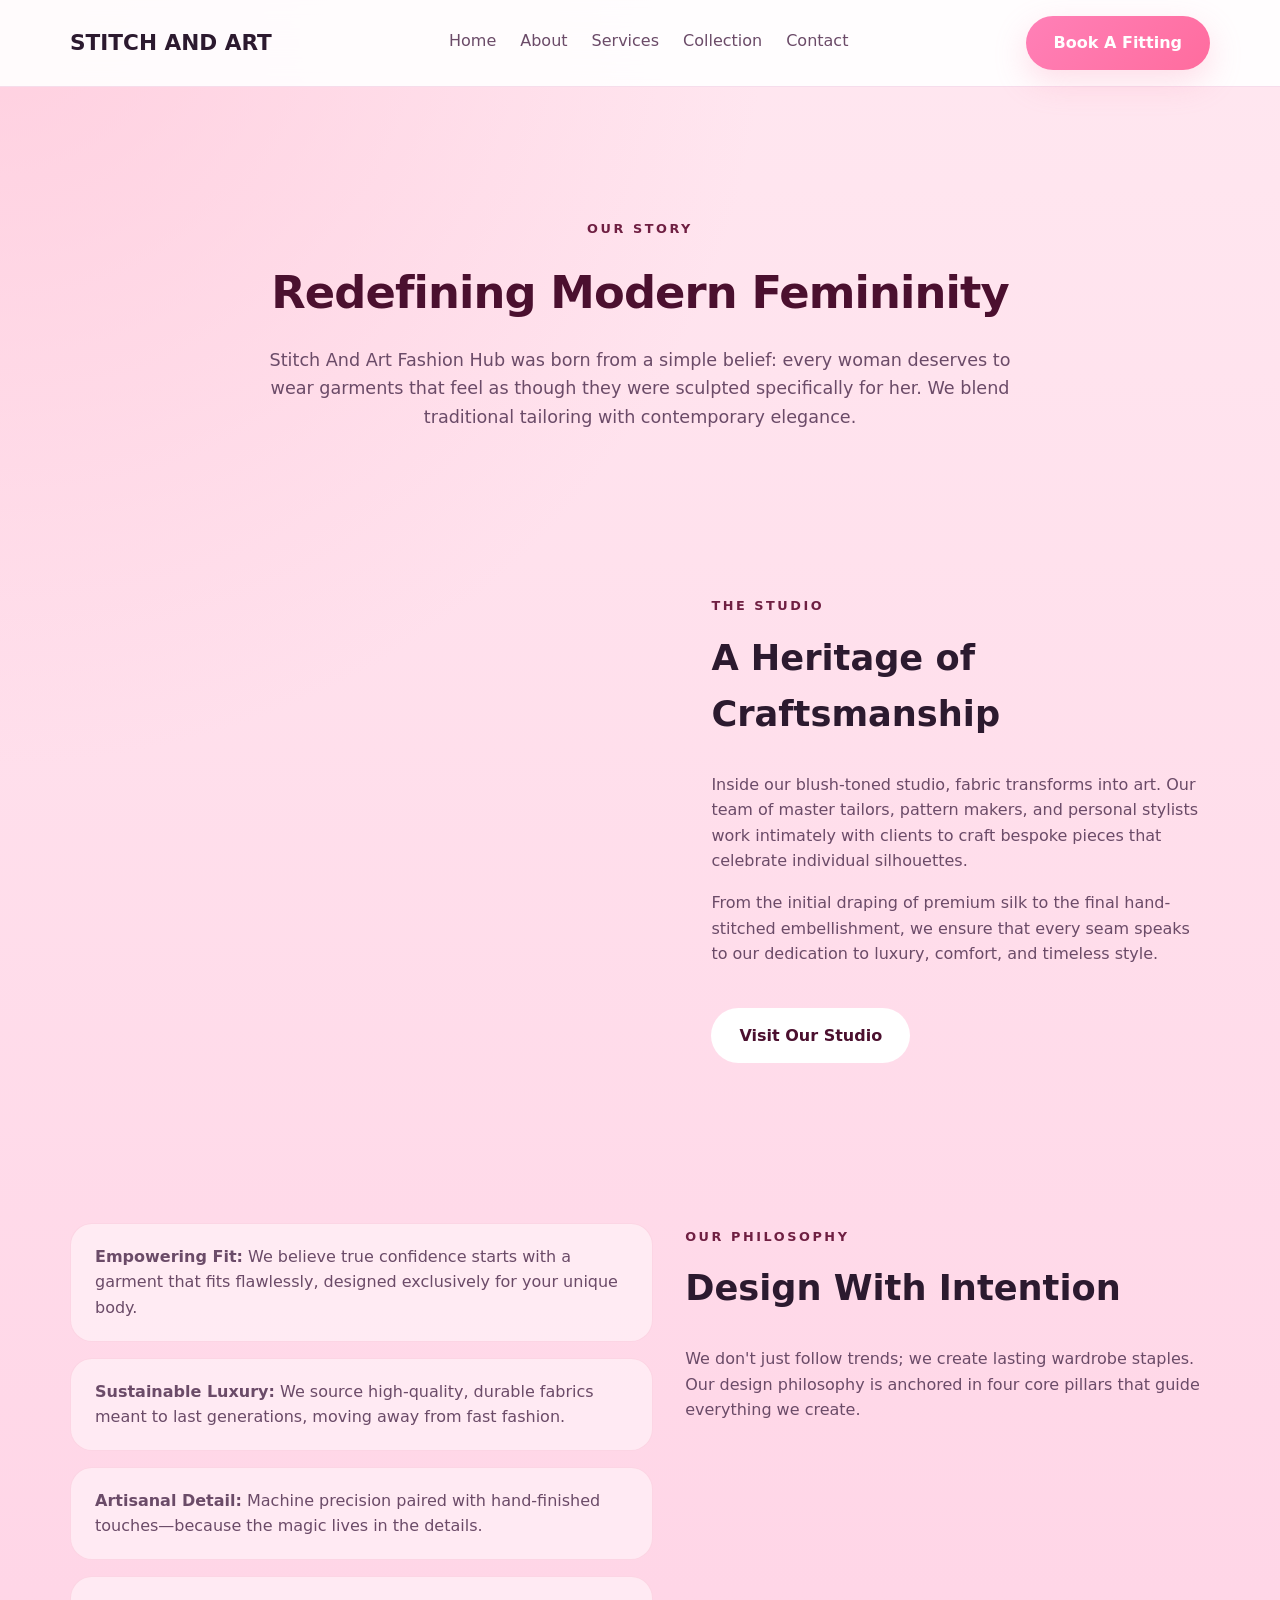
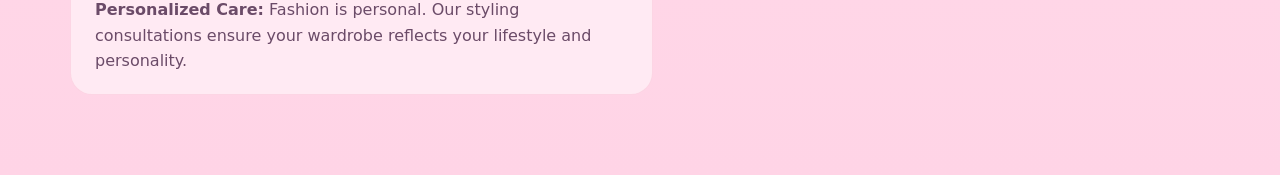
<file: about.html>
<!DOCTYPE html>
<html lang="en">
  <head>
    <meta charset="UTF-8" />
    <meta name="viewport" content="width=device-width, initial-scale=1.0" />
    <title>About Us | Stitch And Art Fashion Hub</title>
    <link rel="stylesheet" href="styles.css" />
  </head>
  <body>
    <header class="site-header">
      <div class="container header-inner">
        <a href="index.html" class="brand-logo">STITCH AND ART</a>
        <nav class="main-nav">
          <a href="index.html">Home</a>
          <a href="about.html" >About</a>
          <a href="./services.html">Services</a>
          <a href="./collection.html">Collection</a>
          <a href="#contact">Contact</a>
        </nav>
        <a href="#contact" class="btn btn-primary">Book A Fitting</a>
      </div>
    </header>

    <section class="section" style="padding-top: 8rem; padding-bottom: 4rem;">
      <div class="container section-heading" style="text-align: center; max-width: 48rem; margin: 0 auto;">
        <span class="section-label">Our Story</span>
        <h1 style="font-size: clamp(2.5rem, 3.5vw, 4rem); margin: 1rem 0; color: var(--accent-dark); letter-spacing: -0.02em;">
          Redefining Modern Femininity
        </h1>
        <p style="font-size: 1.1rem;">
          Stitch And Art Fashion Hub was born from a simple belief: every woman deserves to wear garments that feel as though they were sculpted specifically for her. We blend traditional tailoring with contemporary elegance.
        </p>
      </div>
    </section>

    <section class="section about">
      <div class="container section-grid">
        <div class="process-image" style="background-image: url('https://images.unsplash.com/photo-1558769132-cb1aea458c5e?auto=format&fit=crop&w=900&q=80');">
          </div>
        <div>
          <span class="section-label">The Studio</span>
          <h2>A Heritage of Craftsmanship</h2>
          <p>
            Inside our blush-toned studio, fabric transforms into art. Our team of master tailors, pattern makers, and personal stylists work intimately with clients to craft bespoke pieces that celebrate individual silhouettes. 
          </p>
          <p>
            From the initial draping of premium silk to the final hand-stitched embellishment, we ensure that every seam speaks to our dedication to luxury, comfort, and timeless style.
          </p>
          <br>
          <a href="#contact" class="btn btn-secondary">Visit Our Studio</a>
        </div>
      </div>
    </section>

    <section class="section values">
      <div class="container values-grid reverse">
        <div>
          <span class="section-label">Our Philosophy</span>
          <h2>Design With Intention</h2>
          <p>We don't just follow trends; we create lasting wardrobe staples. Our design philosophy is anchored in four core pillars that guide everything we create.</p>
        </div>
        <ul class="values-list">
          <li><strong>Empowering Fit:</strong> We believe true confidence starts with a garment that fits flawlessly, designed exclusively for your unique body.</li>
          <li><strong>Sustainable Luxury:</strong> We source high-quality, durable fabrics meant to last generations, moving away from fast fashion.</li>
          <li><strong>Artisanal Detail:</strong> Machine precision paired with hand-finished touches—because the magic lives in the details.</li>
          <li><strong>Personalized Care:</strong> Fashion is personal. Our styling consultations ensure your wardrobe reflects your lifestyle and personality.</li>
        </ul>
      </div>
    </section>
</file>
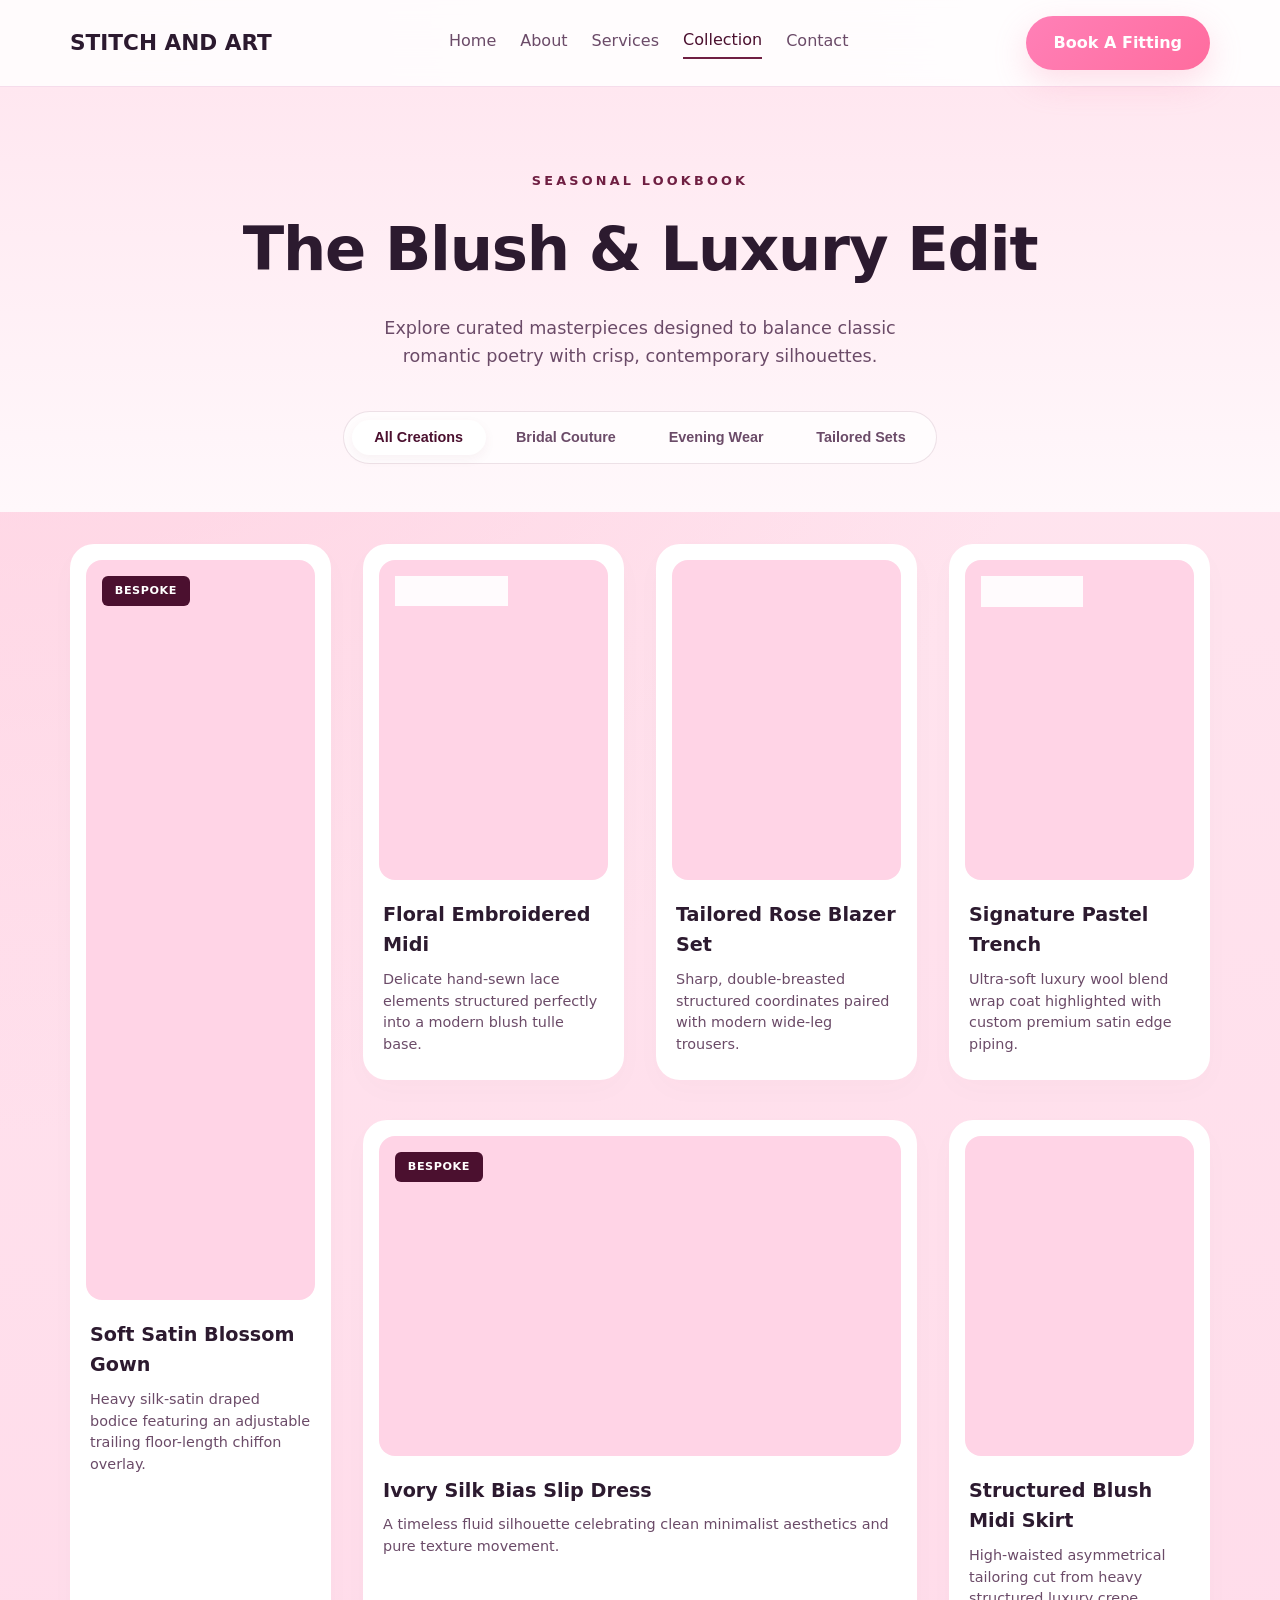
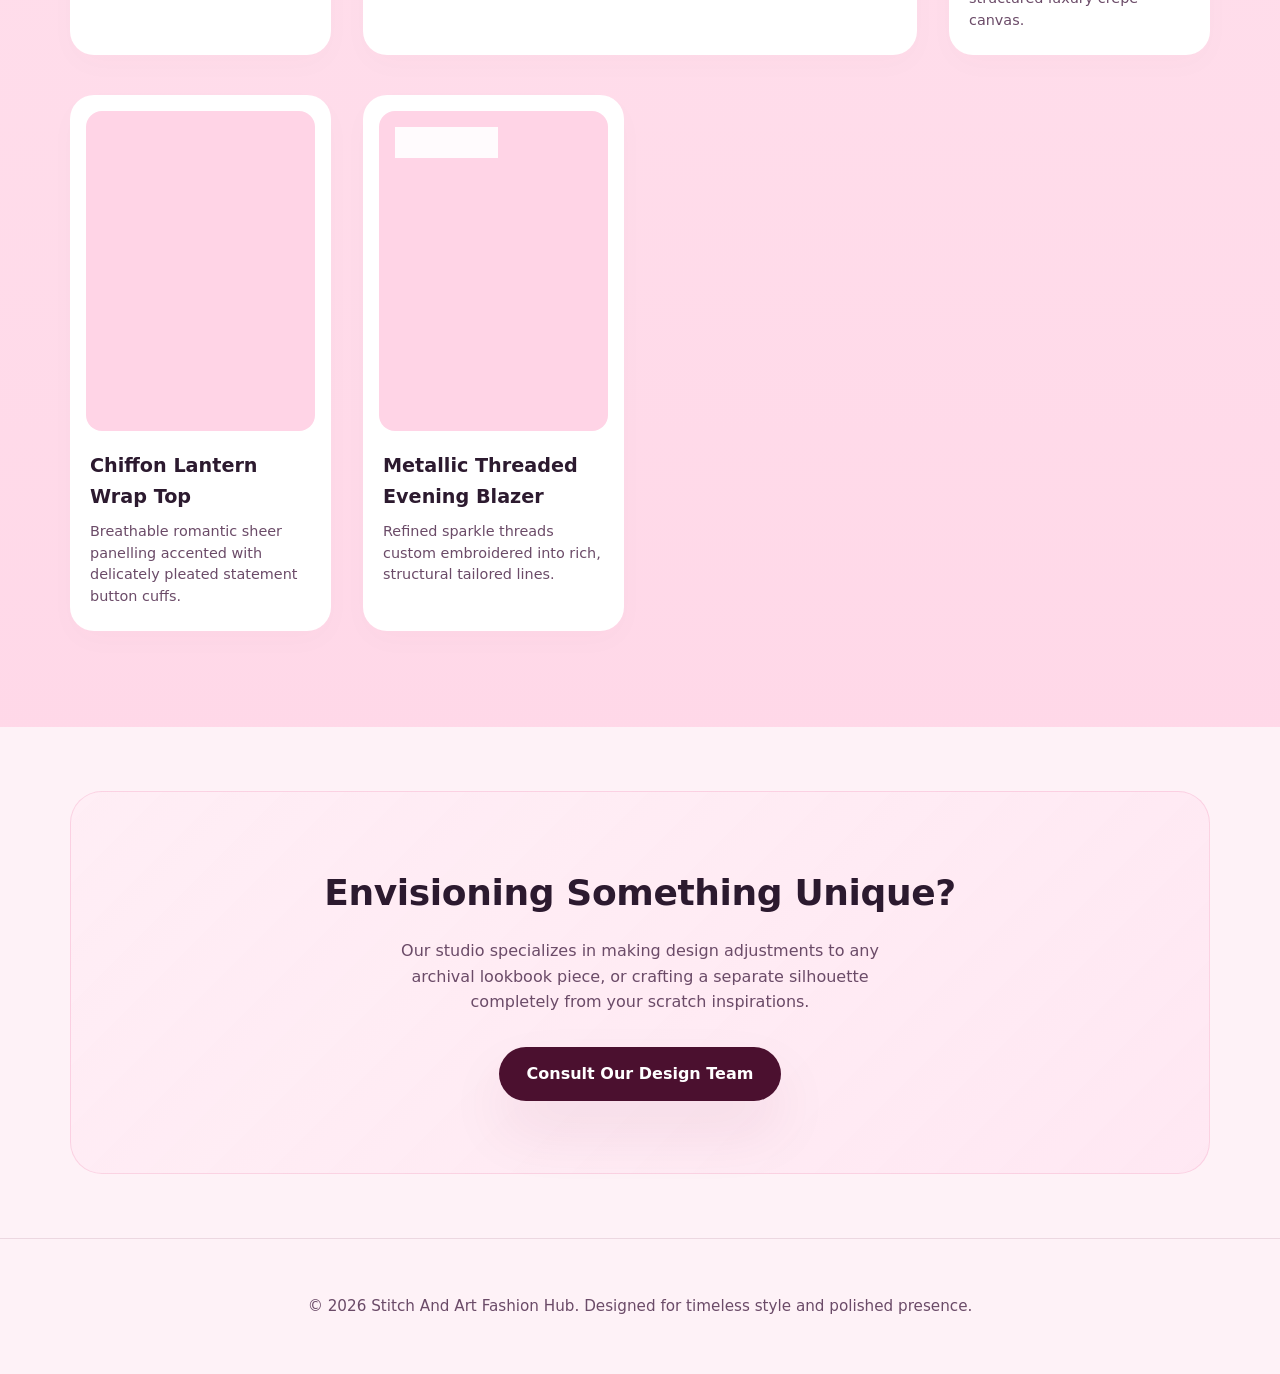
<file: collection.html>
<!DOCTYPE html>
<html lang="en">
  <head>
    <meta charset="UTF-8" />
    <meta name="viewport" content="width=device-width, initial-scale=1.0" />
    <title>The Lookbook Collection | Stitch And Art Fashion Hub</title>
    <link rel="stylesheet" href="styles.css" />
  </head>
  <body>
    <!-- Navigation Header -->
    <header class="site-header">
      <div class="container header-inner">
        <a href="./index.html" class="brand-logo">STITCH AND ART</a>
        <nav class="main-nav">
          <a href="./index.html">Home</a>
          <a href="./about.html">About</a>
          <a href="./services.html">Services</a>
          <a href="./collection.html" class="active">Collection</a>
          <a href="./index.html#contact">Contact</a>
        </nav>
        <a href="./services.html#contact-booking" class="btn btn-primary">Book A Fitting</a>
      </div>
    </header>

    <!-- Collection Hero Banner -->
    <section class="collection-hero">
      <div class="container hero-content">
        <span class="eyebrow">Seasonal Lookbook</span>
        <h1>The Blush & Luxury Edit</h1>
        <p>Explore curated masterpieces designed to balance classic romantic poetry with crisp, contemporary silhouettes.</p>
        
        <!-- Collection Quick Filter Bar -->
        <div class="filter-bar">
          <button class="filter-btn active">All Creations</button>
          <button class="filter-btn">Bridal Couture</button>
          <button class="filter-btn">Evening Wear</button>
          <button class="filter-btn">Tailored Sets</button>
        </div>
      </div>
    </section>

    <!-- Editorial Lookbook Grid Section -->
    <section class="lookbook-gallery">
      <div class="container">
        <div class="editorial-grid">
          
          <!-- Item 1: Large Feature Look -->
          <div class="collection-item item-tall">
            <div class="item-image img-gown-1">
              <span class="badge couture">Bespoke</span>
            </div>
            <div class="item-meta">
              <h3>Soft Satin Blossom Gown</h3>
              <p>Heavy silk-satin draped bodice featuring an adjustable trailing floor-length chiffon overlay.</p>
            </div>
          </div>

          <!-- Item 2 -->
          <div class="collection-item">
            <div class="item-image img-dress-1">
              <span class="badge premium">Limited Run</span>
            </div>
            <div class="item-meta">
              <h3>Floral Embroidered Midi</h3>
              <p>Delicate hand-sewn lace elements structured perfectly into a modern blush tulle base.</p>
            </div>
          </div>

          <!-- Item 3 -->
          <div class="collection-item">
            <div class="item-image img-suit-1"></div>
            <div class="item-meta">
              <h3>Tailored Rose Blazer Set</h3>
              <p>Sharp, double-breasted structured coordinates paired with modern wide-leg trousers.</p>
            </div>
          </div>

          <!-- Item 4 -->
          <div class="collection-item">
            <div class="item-image img-coat-1">
              <span class="badge premium">Signature</span>
            </div>
            <div class="item-meta">
              <h3>Signature Pastel Trench</h3>
              <p>Ultra-soft luxury wool blend wrap coat highlighted with custom premium satin edge piping.</p>
            </div>
          </div>

          <!-- Item 5: Wide Feature Look -->
          <div class="collection-item item-wide">
            <div class="item-image img-slip-1">
              <span class="badge couture">Bespoke</span>
            </div>
            <div class="item-meta">
              <h3>Ivory Silk Bias Slip Dress</h3>
              <p>A timeless fluid silhouette celebrating clean minimalist aesthetics and pure texture movement.</p>
            </div>
          </div>

          <!-- Item 6 -->
          <div class="collection-item">
            <div class="item-image img-skirt-1"></div>
            <div class="item-meta">
              <h3>Structured Blush Midi Skirt</h3>
              <p>High-waisted asymmetrical tailoring cut from heavy structured luxury crepe canvas.</p>
            </div>
          </div>

          <!-- Item 7 -->
          <div class="collection-item">
            <div class="item-image img-wrap-1"></div>
            <div class="item-meta">
              <h3>Chiffon Lantern Wrap Top</h3>
              <p>Breathable romantic sheer panelling accented with delicately pleated statement button cuffs.</p>
            </div>
          </div>

          <!-- Item 8 -->
          <div class="collection-item">
            <div class="item-image img-jacket-1">
              <span class="badge premium">Handmade</span>
            </div>
            <div class="item-meta">
              <h3>Metallic Threaded Evening Blazer</h3>
              <p>Refined sparkle threads custom embroidered into rich, structural tailored lines.</p>
            </div>
          </div>

        </div>
      </div>
    </section>

    <!-- CTA Section -->
    <section class="collection-cta">
      <div class="container cta-wrapper">
        <h2>Envisioning Something Unique?</h2>
        <p>Our studio specializes in making design adjustments to any archival lookbook piece, or crafting a separate silhouette completely from your scratch inspirations.</p>
        <a href="./services.html#contact-booking" class="btn btn-dark">Consult Our Design Team</a>
      </div>
    </section>

    <!-- Simple Footer Footer -->
    <footer class="site-footer">
      <div class="container">
        <p>© 2026 Stitch And Art Fashion Hub. Designed for timeless style and polished presence.</p>
      </div>
    </footer>
  </body>
</html>
</file>
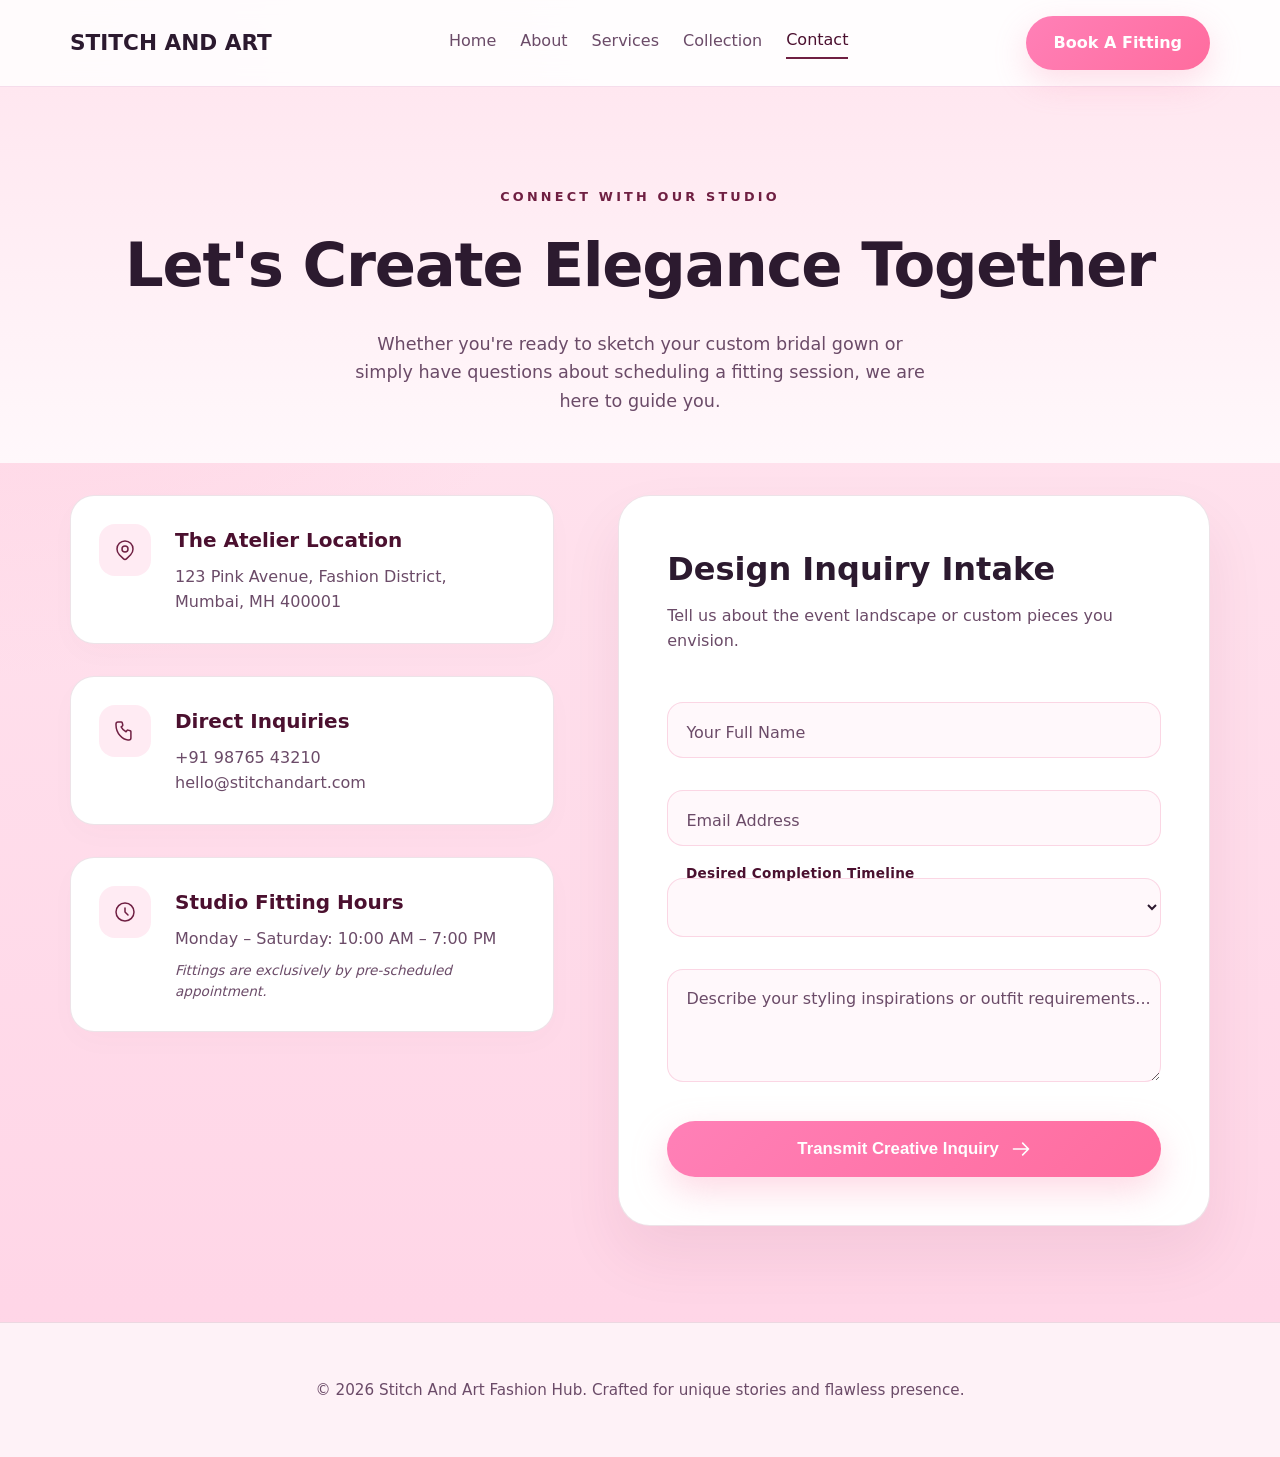
<file: contact.html>
<!DOCTYPE html>
<html lang="en">
  <head>
    <meta charset="UTF-8" />
    <meta name="viewport" content="width=device-width, initial-scale=1.0" />
    <title>Contact & Studio Booking | Stitch And Art Fashion Hub</title>
    <link rel="stylesheet" href="styles.css" />
  </head>
  <body>
    <!-- Main Header Navigation -->
    <header class="site-header">
      <div class="container header-inner">
        <a href="./index.html" class="brand-logo">STITCH AND ART</a>
        <nav class="main-nav">
          <a href="./index.html">Home</a>
          <a href="./about.html">About</a>
          <a href="./services.html">Services</a>
          <a href="./collection.html">Collection</a>
          <a href="./contact.html" class="active">Contact</a>
        </nav>
        <a href="#booking-form" class="btn btn-primary">Book A Fitting</a>
      </div>
    </header>

    <!-- Animated Contact Hero Section -->
    <section class="contact-hero animate-fade-in">
      <div class="container hero-content">
        <span class="eyebrow">Connect With Our Studio</span>
        <h1>Let's Create Elegance Together</h1>
        <p>Whether you're ready to sketch your custom bridal gown or simply have questions about scheduling a fitting session, we are here to guide you.</p>
      </div>
    </section>

    <!-- Interactive Contact Grid -->
    <section class="contact-wrapper">
      <div class="container contact-grid">
        
        <!-- Column 1: Studio Identity Info Cards -->
        <div class="info-sidebar animate-slide-up">
          <div class="info-card">
            <div class="icon-shape">
              <!-- Location Marker SVG -->
              <svg xmlns="http://www.w3.org/2000/svg" fill="none" viewBox="0 0 24 24" stroke="currentColor"><path stroke-linecap="round" stroke-linejoin="round" stroke-width="1.5" d="M17.657 16.657L13.414 20.9a1.998 1.998 0 01-2.827 0l-4.244-4.243a8 8 0 1111.314 0z"/><path stroke-linecap="round" stroke-linejoin="round" stroke-width="1.5" d="M15 11a3 3 0 11-6 0 3 3 0 016 0z"/></svg>
            </div>
            <div class="info-details">
              <h3>The Atelier Location</h3>
              <p>123 Pink Avenue, Fashion District,<br>Mumbai, MH 400001</p>
            </div>
          </div>

          <div class="info-card">
            <div class="icon-shape">
              <!-- Phone Receiver SVG -->
              <svg xmlns="http://www.w3.org/2000/svg" fill="none" viewBox="0 0 24 24" stroke="currentColor"><path stroke-linecap="round" stroke-linejoin="round" stroke-width="1.5" d="M3 5a2 2 0 012-2h3.28a1 1 0 01.94.725l.548 2.2a1 1 0 01-.321.988l-1.305.98a10.582 10.582 0 004.872 4.872l.98-1.305a1 1 0 01.988-.321l2.2.548a1 1 0 01.725.94V19a2 2 0 01-2 2h-1C9.716 21 3 14.284 3 6V5z"/></svg>
            </div>
            <div class="info-details">
              <h3>Direct Inquiries</h3>
              <p class="interactive-link">+91 98765 43210</p>
              <p class="interactive-link">hello@stitchandart.com</p>
            </div>
          </div>

          <div class="info-card">
            <div class="icon-shape">
              <!-- Clock Outline SVG -->
              <svg xmlns="http://www.w3.org/2000/svg" fill="none" viewBox="0 0 24 24" stroke="currentColor"><path stroke-linecap="round" stroke-linejoin="round" stroke-width="1.5" d="M12 8v4l3 3m6-3a9 9 0 11-18 0 9 9 0 0118 0z"/></svg>
            </div>
            <div class="info-details">
              <h3>Studio Fitting Hours</h3>
              <p>Monday – Saturday: 10:00 AM – 7:00 PM</p>
              <p class="note">Fittings are exclusively by pre-scheduled appointment.</p>
            </div>
          </div>
        </div>

        <!-- Column 2: Micro-Animated Form Block -->
        <div class="form-container animate-slide-up-delayed" id="booking-form">
          <form class="interactive-contact-form" onsubmit="event.preventDefault(); alert('Thank you! Your appointment query has been beautifully received.');">
            <h2>Design Inquiry Intake</h2>
            <p>Tell us about the event landscape or custom pieces you envision.</p>

            <div class="animated-input-group">
              <input type="text" id="name" placeholder=" " required />
              <label for="name">Your Full Name</label>
            </div>

            <div class="animated-input-group">
              <input type="email" id="email" placeholder=" " required />
              <label for="email">Email Address</label>
            </div>

            <div class="animated-input-group">
              <select id="timeline-urgency" required>
                <option value="" disabled selected hidden></option>
                <option value="immediate">Within 1 Month (Urgent Event)</option>
                <option value="mid">1 to 3 Months</option>
                <option value="relaxed">Greater than 3 Months</option>
              </select>
              <label for="timeline-urgency">Desired Completion Timeline</label>
            </div>

            <div class="animated-input-group">
              <textarea id="message" rows="4" placeholder=" " required></textarea>
              <label for="message">Describe your styling inspirations or outfit requirements...</label>
            </div>

            <button type="submit" class="btn btn-submit">
              <span>Transmit Creative Inquiry</span>
              <svg xmlns="http://www.w3.org/2000/svg" fill="none" viewBox="0 0 24 24" stroke="currentColor" class="arrow-icon"><path stroke-linecap="round" stroke-linejoin="round" stroke-width="2" d="M14 5l7 7m0 0l-7 7m7-7H3"/></svg>
            </button>
          </form>
        </div>

      </div>
    </section>

    <!-- Core Interactive Global Footer Area -->
    <footer class="site-footer">
      <div class="container footer-bottom">
        <p>© 2026 Stitch And Art Fashion Hub. Crafted for unique stories and flawless presence.</p>
      </div>
    </footer>
  </body>
</html>
</file>
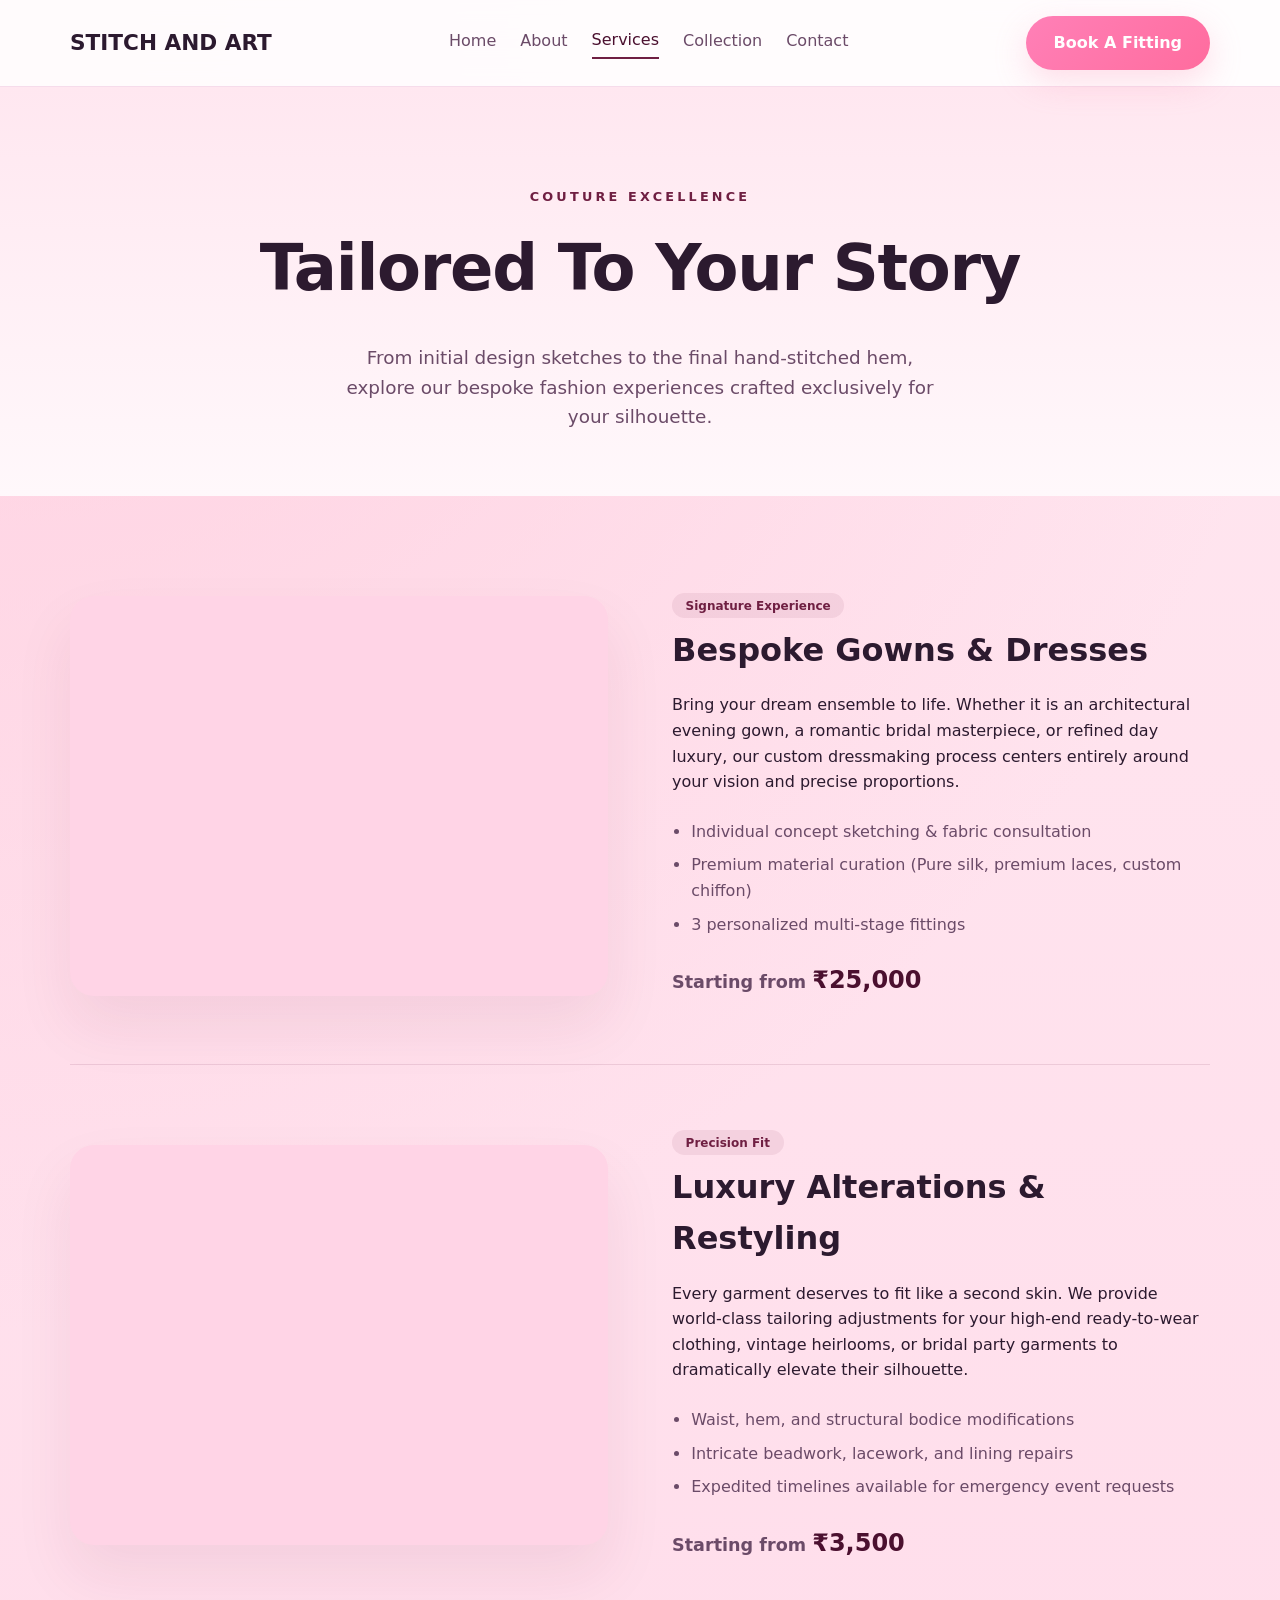
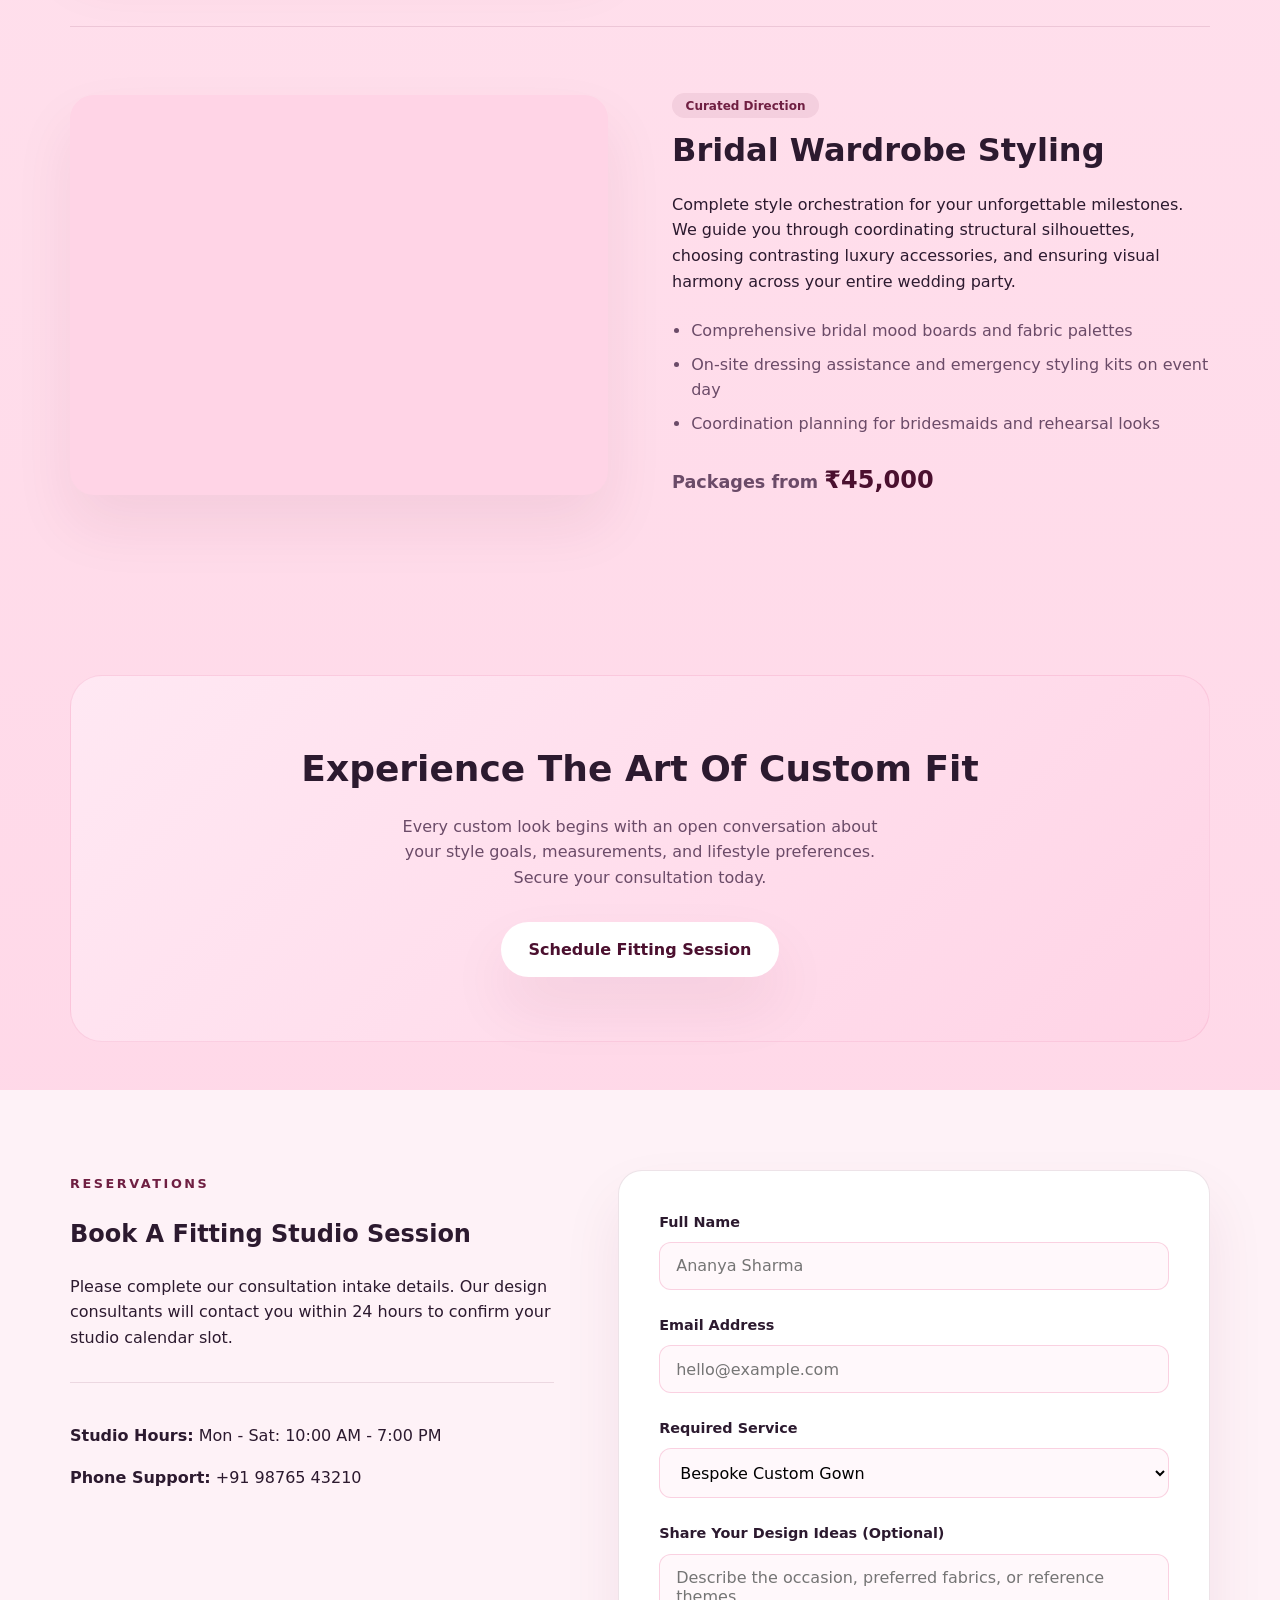
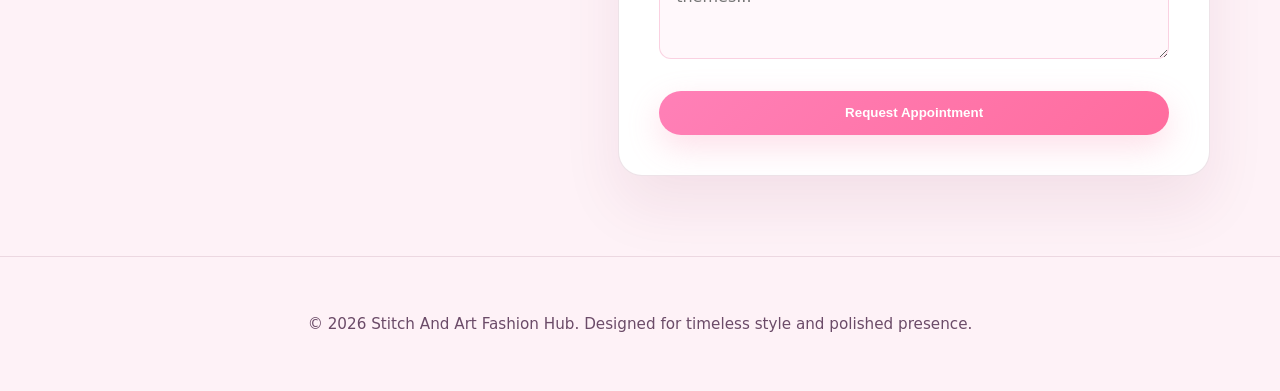
<file: services.html>
<!DOCTYPE html>
<html lang="en">
  <head>
    <meta charset="UTF-8" />
    <meta name="viewport" content="width=device-width, initial-scale=1.0" />
    <title>Our Services | Stitch And Art Fashion Hub</title>
    <link rel="stylesheet" href="styles.css" />
  </head>
  <body>
    <!-- Header Block -->
    <header class="site-header">
      <div class="container header-inner">
        <a href="./index.html" class="brand-logo">STITCH AND ART</a>
        <nav class="main-nav">
          <a href="./index.html">Home</a>
          <a href="./about.html">About</a>
          <a href="./services.html" class="active">Services</a>
          <a href="./index.html#collection">Collection</a>
          <a href="#contact-booking">Contact</a>
        </nav>
        <a href="#contact-booking" class="btn btn-primary">Book A Fitting</a>
      </div>
    </header>

    <!-- Services Hero Section -->
    <section class="services-hero">
      <div class="container hero-content">
        <span class="eyebrow">Couture Excellence</span>
        <h1>Tailored To Your Story</h1>
        <p>From initial design sketches to the final hand-stitched hem, explore our bespoke fashion experiences crafted exclusively for your silhouette.</p>
      </div>
    </section>

    <!-- Main Services Directory -->
    <section class="services-directory">
      <div class="container">
        
        <!-- Service Detail Tier 1 -->
        <div class="service-row">
          <div class="service-media">
            <div class="media-placeholder img-bespoke"></div>
          </div>
          <div class="service-info">
            <span class="service-tag">Signature Experience</span>
            <h2>Bespoke Gowns & Dresses</h2>
            <p>Bring your dream ensemble to life. Whether it is an architectural evening gown, a romantic bridal masterpiece, or refined day luxury, our custom dressmaking process centers entirely around your vision and precise proportions.</p>
            <ul class="spec-list">
              <li>Individual concept sketching & fabric consultation</li>
              <li>Premium material curation (Pure silk, premium laces, custom chiffon)</li>
              <li>3 personalized multi-stage fittings</li>
            </ul>
            <div class="pricing-tier">Starting from <span>₹25,000</span></div>
          </div>
        </div>

        <!-- Service Detail Tier 2 (Reversed Visual Order) -->
        <div class="service-row reverse">
          <div class="service-media">
            <div class="media-placeholder img-alterations"></div>
          </div>
          <div class="service-info">
            <span class="service-tag">Precision Fit</span>
            <h2>Luxury Alterations & Restyling</h2>
            <p>Every garment deserves to fit like a second skin. We provide world-class tailoring adjustments for your high-end ready-to-wear clothing, vintage heirlooms, or bridal party garments to dramatically elevate their silhouette.</p>
            <ul class="spec-list">
              <li>Waist, hem, and structural bodice modifications</li>
              <li>Intricate beadwork, lacework, and lining repairs</li>
              <li>Expedited timelines available for emergency event requests</li>
            </ul>
            <div class="pricing-tier">Starting from <span>₹3,500</span></div>
          </div>
        </div>

        <!-- Service Detail Tier 3 -->
        <div class="service-row">
          <div class="service-media">
            <div class="media-placeholder img-styling"></div>
          </div>
          <div class="service-info">
            <span class="service-tag">Curated Direction</span>
            <h2>Bridal Wardrobe Styling</h2>
            <p>Complete style orchestration for your unforgettable milestones. We guide you through coordinating structural silhouettes, choosing contrasting luxury accessories, and ensuring visual harmony across your entire wedding party.</p>
            <ul class="spec-list">
              <li>Comprehensive bridal mood boards and fabric palettes</li>
              <li>On-site dressing assistance and emergency styling kits on event day</li>
              <li>Coordination planning for bridesmaids and rehearsal looks</li>
            </ul>
            <div class="pricing-tier">Packages from <span>₹45,000</span></div>
          </div>
        </div>

      </div>
    </section>

    <!-- The Consultation Process Block -->
    <section class="process-banner">
      <div class="container banner-card">
        <h2>Experience The Art Of Custom Fit</h2>
        <p>Every custom look begins with an open conversation about your style goals, measurements, and lifestyle preferences. Secure your consultation today.</p>
        <div class="banner-actions">
          <a href="#contact-booking" class="btn btn-white">Schedule Fitting Session</a>
        </div>
      </div>
    </section>

    <!-- Booking / Contact Form Block -->
    <section class="booking-section" id="contact-booking">
      <div class="container booking-grid">
        <div class="booking-context">
          <span class="section-label">Reservations</span>
          <h2>Book A Fitting Studio Session</h2>
          <p>Please complete our consultation intake details. Our design consultants will contact you within 24 hours to confirm your studio calendar slot.</p>
          <div class="studio-notes">
            <p><strong>Studio Hours:</strong> Mon - Sat: 10:00 AM - 7:00 PM</p>
            <p><strong>Phone Support:</strong> +91 98765 43210</p>
          </div>
        </div>
        <form class="booking-form">
          <div class="form-group">
            <label for="client-name">Full Name</label>
            <input type="text" id="client-name" placeholder="Ananya Sharma" required />
          </div>
          <div class="form-group">
            <label for="client-email">Email Address</label>
            <input type="email" id="client-email" placeholder="hello@example.com" required />
          </div>
          <div class="form-group">
            <label for="service-type">Required Service</label>
            <select id="service-type">
              <option value="bespoke">Bespoke Custom Gown</option>
              <option value="alterations">Luxury Alterations</option>
              <option value="bridal">Bridal Styling Package</option>
              <option value="consultancy">Fashion Wardrobe Edits</option>
            </select>
          </div>
          <div class="form-group">
            <label for="notes">Share Your Design Ideas (Optional)</label>
            <textarea id="notes" rows="4" placeholder="Describe the occasion, preferred fabrics, or reference themes..."></textarea>
          </div>
          <button type="submit" class="btn btn-primary form-submit">Request Appointment</button>
        </form>
      </div>
    </section>

    <!-- Global Footer -->
    <footer class="site-footer">
      <div class="container footer-bottom">
        <p>© 2026 Stitch And Art Fashion Hub. Designed for timeless style and polished presence.</p>
      </div>
    </footer>
  </body>
</html>
</file>
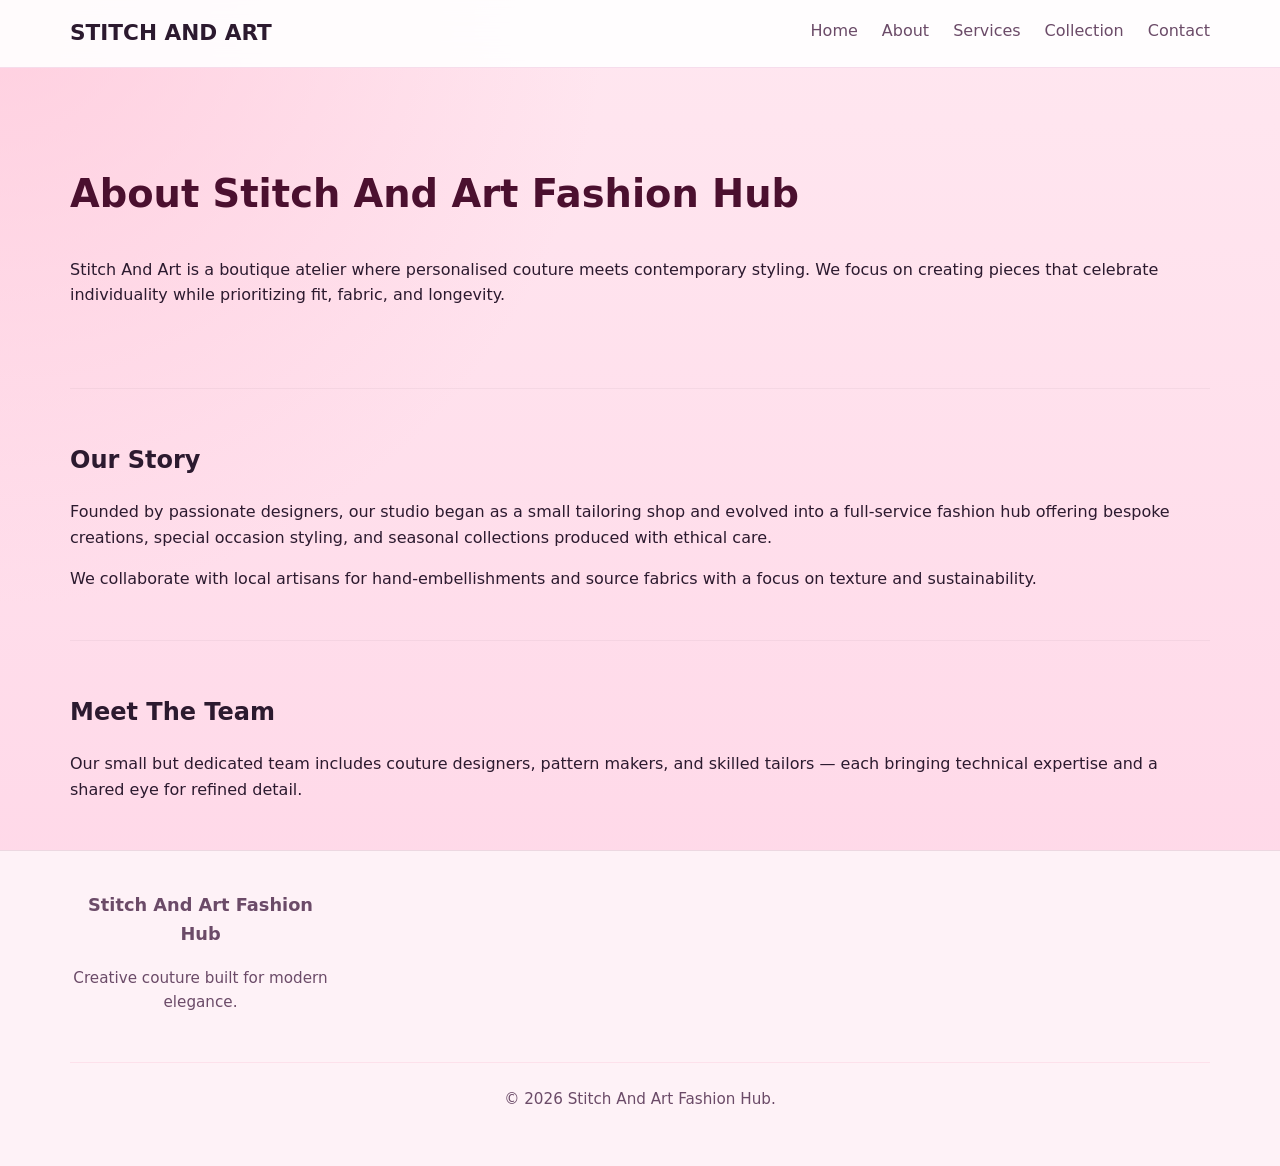
<file: pages/about.html>
<!DOCTYPE html>
<html lang="en">
  <head>
    <meta charset="utf-8" />
    <meta name="viewport" content="width=device-width,initial-scale=1" />
    <title>About — Stitch And Art</title>
    <link rel="stylesheet" href="../styles.css" />
    <link rel="stylesheet" href="about.css" />
  </head>
  <body>
    <header class="site-header">
      <div class="container header-inner">
        <a href="../index.html" class="brand-logo">STITCH AND ART</a>
        <nav class="main-nav">
          <a href="../index.html">Home</a>
          <a href="../pages/about.html">About</a>
          <a href="../pages/services.html">Services</a>
          <a href="../pages/collection.html">Collection</a>
          <a href="../index.html#contact">Contact</a>
        </nav>
      </div>
    </header>

    <main class="container page-content">
      <section class="page-hero">
        <h1>About Stitch And Art Fashion Hub</h1>
        <p>
          Stitch And Art is a boutique atelier where personalised couture meets contemporary styling. We
          focus on creating pieces that celebrate individuality while prioritizing fit, fabric, and
          longevity.
        </p>
      </section>

      <section class="page-section">
        <h2>Our Story</h2>
        <p>
          Founded by passionate designers, our studio began as a small tailoring shop and evolved
          into a full-service fashion hub offering bespoke creations, special occasion styling, and
          seasonal collections produced with ethical care.
        </p>
        <p>
          We collaborate with local artisans for hand-embellishments and source fabrics with a focus
          on texture and sustainability.
        </p>
      </section>

      <section class="page-section">
        <h2>Meet The Team</h2>
        <p>
          Our small but dedicated team includes couture designers, pattern makers, and skilled
          tailors — each bringing technical expertise and a shared eye for refined detail.
        </p>
      </section>
    </main>

    <footer class="site-footer">
      <div class="container footer-grid">
        <div class="footer-brand">
          <h3>Stitch And Art Fashion Hub</h3>
          <p>Creative couture built for modern elegance.</p>
        </div>
      </div>
      <div class="footer-bottom">
        <p>© 2026 Stitch And Art Fashion Hub.</p>
      </div>
    </footer>
  </body>
</html>
</file>
<file: styles.css>
:root {
  --bg: #fff8fb;
  --surface: #ffffff;
  --text: #2c1a2f;
  --muted: #6b4b68;
  --accent: #6f1f42;
  --accent-dark: #4b102f;
  --border: rgba(111, 31, 66, 0.22);
  --shadow: 0 24px 80px rgba(111, 31, 66, 0.14);
}

* {
  box-sizing: border-box;
}

html {
  scroll-behavior: smooth;
}

body {
  margin: 0;
  font-family: Inter, system-ui, -apple-system, BlinkMacSystemFont, "Segoe UI", sans-serif;
  background: radial-gradient(circle at top left, rgba(255, 195, 215, 0.65), transparent 35%),
              linear-gradient(180deg, #ffe7f0 0%, #ffd4e6 100%);
  color: var(--text);
  line-height: 1.6;
}

img {
  max-width: 100%;
  display: block;
}

.container {
  width: min(1120px, calc(100% - 2rem));
  margin: 0 auto;
}

.site-header {
  position: sticky;
  top: 0;
  z-index: 10;
  background: rgba(255, 255, 255, 0.92);
  backdrop-filter: blur(14px);
  border-bottom: 1px solid rgba(237, 190, 218, 0.56);
}

.header-inner {
  display: flex;
  align-items: center;
  justify-content: space-between;
  gap: 1rem;
  padding: 1rem 0;
}

.brand-logo {
  font-size: 1.35rem;
  font-weight: 700;
  text-decoration: none;
  color: var(--text);
}

.main-nav {
  display: flex;
  align-items: center;
  gap: 1.5rem;
}

.main-nav a {
  text-decoration: none;
  color: var(--muted);
  font-weight: 500;
}

.main-nav a:hover {
  color: var(--accent-dark);
}

.btn {
  display: inline-flex;
  align-items: center;
  justify-content: center;
  border-radius: 999px;
  padding: 0.95rem 1.65rem;
  font-weight: 600;
  text-decoration: none;
  transition: transform 0.25s ease, box-shadow 0.25s ease, background 0.25s ease;
}

.btn:hover {
  transform: translateY(-2px);
}

.btn-primary {
  background: linear-gradient(135deg, #ff80b7, #ff6c9e);
  color: #fff;
  box-shadow: 0 16px 44px rgba(253, 150, 181, 0.26);
}

.btn-secondary {
  background: #fff;
  color: var(--accent-dark);
  border: 1px solid rgba(246, 171, 199, 0.9);
}

.btn-outline {
  background: transparent;
  border: 1px solid rgba(214, 95, 125, 0.25);
  color: var(--accent-dark);
}

.hero {
  position: relative;
  overflow: hidden;
  min-height: 90vh;
  display: grid;
  align-items: center;
  padding: 5rem 0 3rem;
}

.hero-background {
  position: absolute;
  inset: 0;
  z-index: 0;
}

.hero-video {
  width: 100%;
  height: 100%;
  object-fit: cover;
}

.hero-overlay {
  position: absolute;
  inset: 0;
  background: linear-gradient(180deg, rgba(111, 31, 66, 0.44), rgba(255, 255, 255, 0.08));
}

.hero .container {
  position: relative;
  z-index: 1;
}

.hero-grid {
  display: grid;
  grid-template-columns: 1.15fr 0.9fr;
  align-items: center;
  gap: 2rem;
}

.hero-copy .eyebrow {
  display: inline-block;
  color: var(--accent-dark);
  font-weight: 700;
  margin-bottom: 1rem;
}

.hero-copy h1 {
  font-size: clamp(3rem, 4vw, 4.6rem);
  line-height: 0.95;
  margin: 0;
  letter-spacing: -0.03em;
}

.hero-copy p {
  max-width: 40rem;
  margin: 1.75rem 0 2rem;
  color: var(--muted);
}

.hero-actions {
  display: flex;
  flex-wrap: wrap;
  gap: 1rem;
}

.hero-image-card {
  background: linear-gradient(180deg, rgba(255, 255, 255, 0.85), rgba(255, 206, 225, 0.38));
  padding: 2rem;
  border-radius: 32px;
  box-shadow: var(--shadow);
  position: relative;
}

.hero-image {
  width: 100%;
  min-height: 420px;
  border-radius: 28px;
  background: url('https://encrypted-tbn0.gstatic.com/images?q=tbn:ANd9GcQS2NFLsHzKGSLbGshNyXRRYxOb3TyO1oS2JQ&s') center/cover no-repeat;
}

.hero-badge {
  position: absolute;
  left: 2rem;
  bottom: 2rem;
  background: rgba(255, 255, 255, 0.89);
  padding: 0.9rem 1.2rem;
  border-radius: 999px;
  color: var(--accent-dark);
  font-weight: 600;
  box-shadow: 0 14px 32px rgba(253, 150, 181, 0.18);
}

.section {
  padding: 5rem 0;
}

.section-grid,
.values-grid,
.process-grid {
  display: grid;
  gap: 2rem;
}

.section-grid {
  grid-template-columns: 1.1fr 0.9fr;
  align-items: center;
}

.reverse {
  direction: rtl;
}

.reverse > * {
  direction: ltr;
}

.section-label {
  text-transform: uppercase;
  letter-spacing: 0.24em;
  font-weight: 700;
  color: var(--accent);
  font-size: 0.78rem;
}

.section h2 {
  margin-top: 0.75rem;
  font-size: clamp(2rem, 2.75vw, 3rem);
}

.section p,
.section ol,
.section ul,
.section blockquote {
  color: var(--muted);
}

.feature-list {
  display: grid;
  gap: 1rem;
}

.feature-list article {
  padding: 1.5rem;
  border: 1px solid rgba(246, 171, 199, 0.45);
  border-radius: 24px;
  background: rgba(255, 247, 250, 0.95);
}

.feature-list h3 {
  margin: 0 0 0.75rem;
}

.cards-grid,
.gallery-grid,
.testimonials-grid {
  display: grid;
  gap: 1.5rem;
}

.cards-grid {
  grid-template-columns: repeat(2, minmax(0, 1fr));
}

.service-card {
  background: var(--surface);
  border: 1px solid rgba(246, 171, 199, 0.45);
  border-radius: 24px;
  padding: 2rem;
  box-shadow: 0 20px 40px rgba(234, 177, 199, 0.14);
}

.service-card h3 {
  margin-top: 0;
  color: var(--accent-dark);
}

.section-heading {
  max-width: 54rem;
  margin-bottom: 2rem;
}

.gallery-grid {
  grid-template-columns: repeat(4, minmax(0, 1fr));
}

.gallery-card {
  min-height: 280px;
  border-radius: 28px;
  position: relative;
  overflow: hidden;
  background-size: cover;
  background-position: center;
  box-shadow: var(--shadow);
}

.gallery-card:nth-child(1) { background-image: url('https://images.unsplash.com/photo-1483985988355-763728e1935b?auto=format&fit=crop&w=900&q=80'); }
.gallery-card:nth-child(2) { background-image: url('https://5.imimg.com/data5/ECOM/Default/2024/8/447142639/RM/IM/ZO/225888632/a4566a2e-21e5-4312-b97b-2ced07332966-500x500.jpg'); }
.gallery-card:nth-child(3) { background-image: url('https://myclo.in/cdn/shop/files/image00260.jpg?v=1758023264'); }
.gallery-card:nth-child(4) { background-image: url('https://images.unsplash.com/photo-1512436991641-6745cdb1723f?auto=format&fit=crop&w=900&q=80'); }
.gallery-card:nth-child(5) { background-image: url('https://encrypted-tbn0.gstatic.com/images?q=tbn:ANd9GcTh9HGmEDa1azgYGswveSal59rHHRK9vRvBnwuwQ5jNkA&s=10'); }
.gallery-card:nth-child(6) { background-image: url('https://encrypted-tbn0.gstatic.com/images?q=tbn:ANd9GcRjkd80b38nvDDuf2OjtxVuauIHcDI3EnvDrlyJxewdMlabYvvv-QhhrwwQ&s=10'); }
.gallery-card:nth-child(7) { background-image: url('https://nayoclothing.com/cdn/shop/files/JBN0021_6_400x.jpg?v=1772514271'); }
.gallery-card:nth-child(8) { background-image: url('https://encrypted-tbn0.gstatic.com/images?q=tbn:ANd9GcQFhjKdAX2wFpe_UKPbVT5v7ddjvH_FepHQP9R6PI2jeQ&s=10'); }

.gallery-card span {
  position: absolute;
  left: 1.25rem;
  bottom: 1.25rem;
  color: #fff;
  font-size: 1.05rem;
  font-weight: 700;
  text-shadow: 0 16px 32px rgba(0, 0, 0, 0.24);
}

.values-grid {
  grid-template-columns: 0.9fr 1fr;
}

.values-list {
  list-style: none;
  padding: 0;
  margin: 0;
  display: grid;
  gap: 1rem;
}

.values-list li {
  padding: 1.25rem 1.5rem;
  border-radius: 22px;
  background: rgba(255, 237, 244, 0.9);
  border: 1px solid rgba(246, 171, 199, 0.35);
}

.testimonials-grid {
  grid-template-columns: repeat(2, minmax(0, 1fr));
}

.testimonials-grid blockquote {
  margin: 0;
  background: #ffffff;
  padding: 2rem;
  border-radius: 26px;
  border: 1px solid rgba(246, 171, 199, 0.35);
  box-shadow: 0 24px 60px rgba(251, 183, 211, 0.12);
}

.testimonials-grid footer {
  margin-top: 1.5rem;
  font-weight: 700;
  color: var(--accent-dark);
}

.process-copy ol {
  margin: 1.25rem 0 0;
  padding-left: 1.25rem;
  list-style-type: decimal;
}

.process-copy li {
  margin-bottom: 1rem;
}

.process-image {
  min-height: 430px;
  border-radius: 32px;
  background: url('https://images.unsplash.com/photo-1524253482453-3fed8d2fe12b?auto=format&fit=crop&w=900&q=80') center/cover no-repeat;
}

.newsletter-card {
  display: flex;
  flex-wrap: wrap;
  justify-content: space-between;
  align-items: center;
  gap: 1.5rem;
  padding: 2.75rem 2.25rem;
  background: linear-gradient(135deg, rgba(255, 237, 244, 0.98), #ffe8f3);
  border: 1px solid rgba(246, 171, 199, 0.45);
  border-radius: 32px;
}

.newsletter-form {
  display: flex;
  flex-wrap: wrap;
  gap: 1rem;
  width: min(100%, 28rem);
}

.newsletter-form input {
  flex: 1 1 220px;
  border: 1px solid rgba(246, 171, 199, 0.45);
  border-radius: 999px;
  padding: 1rem 1.2rem;
  font-size: 1rem;
  outline: none;
}

.site-footer {
  background: #fef2f7;
  padding: 3rem 0 2rem;
}

.footer-grid {
  display: grid;
  grid-template-columns: repeat(4, minmax(0, 1fr));
  gap: 2rem;
  padding-bottom: 2rem;
  border-bottom: 1px solid rgba(246, 171, 199, 0.25);
}

.footer-brand h3,
.footer-links h4,
.footer-contact h4,
.footer-social h4 {
  margin-top: 0;
}

.footer-brand p,
.footer-contact p {
  color: var(--muted);
  max-width: 24rem;
}

.footer-links,
.footer-contact,
.footer-social {
  display: grid;
  gap: 0.85rem;
}

.footer-links a,
.footer-social a {
  color: var(--text);
  text-decoration: none;
}

.footer-links a:hover,
.footer-social a:hover {
  color: var(--accent-dark);
}

.footer-social .social-links {
  display: grid;
  gap: 0.75rem;
}

.footer-bottom {
  text-align: center;
  margin-top: 1.5rem;
  color: var(--muted);
  font-size: 0.95rem;
}

@media (max-width: 980px) {
  .hero-grid,
  .section-grid,
  .values-grid,
  .testimonials-grid,
  .gallery-grid,
  .footer-grid {
    grid-template-columns: 1fr;
  }

  .hero-image {
    min-height: 340px;
  }
}

@media (max-width: 720px) {
  .header-inner {
    flex-direction: column;
    align-items: stretch;
    gap: 1rem;
  }

  .main-nav {
    flex-wrap: wrap;
    justify-content: center;
  }

  .hero {
    padding-top: 3.5rem;
  }

  .section {
    padding: 3rem 0;
  }

  .gallery-grid {
    grid-template-columns: 1fr;
  }

  .cards-grid {
    grid-template-columns: 1fr;
  }

  .newsletter-card {
    flex-direction: column;
    text-align: center;
  }

  .newsletter-form {
    justify-content: center;
  }
}

:root {
  --bg: #fff8fb;
  --surface: #ffffff;
  --text: #2c1a2f;
  --muted: #6b4b68;
  --accent: #6f1f42;
  --accent-dark: #4b102f;
  --border: rgba(111, 31, 66, 0.15);
  --shadow: 0 24px 60px rgba(111, 31, 66, 0.08);
  --primary-gradient: linear-gradient(135deg, #ff80b7, #ff6c9e);
}

* {
  box-sizing: border-box;
}

html {
  scroll-behavior: smooth;
}

body {
  margin: 0;
  font-family: Inter, system-ui, -apple-system, sans-serif;
  background-color: var(--bg);
  color: var(--text);
  line-height: 1.6;
}

/* Base Component Rules */
.container {
  width: min(1120px, calc(100% - 2rem));
  margin: 0 auto;
}

.btn {
  display: inline-flex;
  align-items: center;
  justify-content: center;
  border-radius: 999px;
  padding: 0.95rem 1.85rem;
  font-weight: 600;
  text-decoration: none;
  border: none;
  cursor: pointer;
  transition: transform 0.2s ease, box-shadow 0.2s ease;
}

.btn:hover {
  transform: translateY(-2px);
}

.btn-primary {
  background: var(--primary-gradient);
  color: #fff;
  box-shadow: 0 12px 32px rgba(253, 150, 181, 0.3);
}

.btn-white {
  background: #fff;
  color: var(--accent-dark);
  box-shadow: var(--shadow);
}

/* Header & Nav */
.site-header {
  position: sticky;
  top: 0;
  z-index: 100;
  background: rgba(255, 255, 255, 0.92);
  backdrop-filter: blur(14px);
  border-bottom: 1px solid rgba(237, 190, 218, 0.56);
}

.header-inner {
  display: flex;
  align-items: center;
  justify-content: space-between;
  padding: 1rem 0;
}

.brand-logo {
  font-size: 1.35rem;
  font-weight: 700;
  text-decoration: none;
  color: var(--text);
}

.main-nav {
  display: flex;
  gap: 1.5rem;
}

.main-nav a {
  text-decoration: none;
  color: var(--muted);
  font-weight: 500;
  padding-bottom: 0.25rem;
}

.main-nav a.active, .main-nav a:hover {
  color: var(--accent-dark);
  border-bottom: 2px solid var(--accent);
}

/* Services Hero Section */
.services-hero {
  padding: 6rem 0 4rem;
  text-align: center;
  background: linear-gradient(180deg, #ffe7f0 0%, var(--bg) 100%);
}

.services-hero h1 {
  font-size: clamp(2.5rem, 5vw, 4rem);
  margin: 0.5rem 0 1.5rem;
  letter-spacing: -0.02em;
}

.services-hero p {
  max-width: 38rem;
  margin: 0 auto;
  color: var(--muted);
  font-size: 1.15rem;
}

.eyebrow, .section-label {
  text-transform: uppercase;
  letter-spacing: 0.2em;
  font-weight: 700;
  color: var(--accent);
  font-size: 0.8rem;
}

/* Services Row Layout Rules */
.services-directory {
  padding: 2rem 0 4rem;
}

.service-row {
  display: grid;
  grid-template-columns: repeat(auto-fit, minmax(450px, 1fr));
  gap: 4rem;
  align-items: center;
  padding: 4rem 0;
  border-bottom: 1px solid var(--border);
}

.service-row:last-child {
  border-bottom: none;
}

.service-media {
  position: relative;
}

.media-placeholder {
  min-height: 400px;
  border-radius: 24px;
  box-shadow: var(--shadow);
  background-size: cover;
  background-position: center;
  background-color: #ffd4e6;
}

/* Fallback high-quality design placeholder imagery URLs */
.img-bespoke { background-image: url('https://images.unsplash.com/photo-1483985988355-763728e1935b?auto=format&fit=crop&w=900&q=80'); }
.img-alterations { background-image: url('https://images.unsplash.com/photo-1524253482453-3fed8d2fe12b?auto=format&fit=crop&w=900&q=80'); }
.img-styling { background-image: url('https://images.unsplash.com/photo-1512436991641-6745cdb1723f?auto=format&fit=crop&w=900&q=80'); }

.service-info h2 {
  font-size: 2rem;
  margin: 0.5rem 0 1rem;
}

.service-tag {
  background: rgba(111, 31, 66, 0.08);
  color: var(--accent);
  padding: 0.35rem 0.85rem;
  font-size: 0.75rem;
  font-weight: 700;
  border-radius: 999px;
}

.spec-list {
  padding-left: 1.2rem;
  margin: 1.5rem 0;
  color: var(--muted);
}

.spec-list li {
  margin-bottom: 0.5rem;
}

.pricing-tier {
  font-weight: 600;
  font-size: 1.1rem;
  color: var(--muted);
}

.pricing-tier span {
  color: var(--accent-dark);
  font-size: 1.5rem;
  font-weight: 700;
}

/* Custom Process Banner Block */
.process-banner {
  padding: 3rem 0;
}

.banner-card {
  background: linear-gradient(135deg, #ffe8f3, #ffd4e6);
  padding: 4rem 2rem;
  border-radius: 32px;
  text-align: center;
  border: 1px solid rgba(246, 171, 199, 0.4);
}

.banner-card h2 {
  font-size: 2.25rem;
  margin: 0 0 1rem;
}

.banner-card p {
  max-width: 32rem;
  margin: 0 auto 2rem;
  color: var(--muted);
}

/* Form Styling Architecture */
.booking-section {
  padding: 5rem 0;
  background: #fef2f7;
}

.booking-grid {
  display: grid;
  grid-template-columns: 0.9fr 1.1fr;
  gap: 4rem;
  align-items: start;
}

.studio-notes {
  margin-top: 2rem;
  border-top: 1px solid var(--border);
  padding-top: 1.5rem;
}

.booking-form {
  background: var(--surface);
  padding: 2.5rem;
  border-radius: 24px;
  box-shadow: var(--shadow);
  border: 1px solid var(--border);
}

.form-group {
  display: flex;
  flex-direction: column;
  gap: 0.5rem;
  margin-bottom: 1.5rem;
}

.form-group label {
  font-weight: 600;
  font-size: 0.9rem;
}

.form-group input, .form-group select, .form-group textarea {
  border: 1px solid rgba(246, 171, 199, 0.5);
  border-radius: 12px;
  padding: 0.85rem 1rem;
  font-family: inherit;
  font-size: 1rem;
  outline: none;
  background: var(--bg);
}

.form-group input:focus, .form-group select:focus, .form-group textarea:focus {
  border-color: var(--accent);
  background: #fff;
}

.form-submit {
  width: 100%;
  margin-top: 0.5rem;
}

.site-footer {
  background: #fef2f7;
  padding: 2rem 0;
  text-align: center;
  border-top: 1px solid var(--border);
  color: var(--muted);
}

/* Layout Swaps for Desktop Alternation */
@media (min-width: 901px) {
  .service-row.reverse > .service-media {
    order: 2;
  }
  .service-row.reverse > .service-info {
    order: 1;
  }
}

/* Tablet and Smartphone Adaptability Rules */
@media (max-width: 900px) {
  .service-row, .booking-grid {
    grid-template-columns: 1fr;
    gap: 2rem;
  }
  .media-placeholder {
    min-height: 300px;
  }
  .header-inner {
    flex-direction: column;
    gap: 1rem;
  }
}

:root {
  --bg: #fff8fb;
  --surface: #ffffff;
  --text: #2c1a2f;
  --muted: #6b4b68;
  --accent: #6f1f42;
  --accent-dark: #4b102f;
  --border: rgba(111, 31, 66, 0.12);
  --shadow: 0 30px 70px rgba(111, 31, 66, 0.08);
  --primary-gradient: linear-gradient(135deg, #ff80b7, #ff6c9e);
}

* {
  box-sizing: border-box;
}

html {
  scroll-behavior: smooth;
}

body {
  margin: 0;
  font-family: Inter, system-ui, -apple-system, sans-serif;
  background-color: var(--bg);
  color: var(--text);
  line-height: 1.6;
}

/* Reusable Components */
.container {
  width: min(1200px, calc(100% - 2rem));
  margin: 0 auto;
}

.btn {
  display: inline-flex;
  align-items: center;
  justify-content: center;
  border-radius: 999px;
  padding: 0.9rem 1.75rem;
  font-weight: 600;
  text-decoration: none;
  transition: transform 0.2s ease, box-shadow 0.2s ease;
}

.btn:hover {
  transform: translateY(-2px);
}

.btn-primary {
  background: var(--primary-gradient);
  color: #fff;
  box-shadow: 0 12px 32px rgba(253, 150, 181, 0.3);
}

.btn-dark {
  background: var(--accent-dark);
  color: #fff;
  box-shadow: var(--shadow);
}

/* Header Navbar Rules */
.site-header {
  position: sticky;
  top: 0;
  z-index: 100;
  background: rgba(255, 255, 255, 0.9);
  backdrop-filter: blur(16px);
  border-bottom: 1px solid rgba(237, 190, 218, 0.5);
}

.header-inner {
  display: flex;
  align-items: center;
  justify-content: space-between;
  padding: 1rem 0;
}

.brand-logo {
  font-size: 1.35rem;
  font-weight: 700;
  text-decoration: none;
  color: var(--text);
}

.main-nav {
  display: flex;
  gap: 1.5rem;
}

.main-nav a {
  text-decoration: none;
  color: var(--muted);
  font-weight: 500;
  padding-bottom: 0.25rem;
}

.main-nav a.active, .main-nav a:hover {
  color: var(--accent-dark);
  border-bottom: 2px solid var(--accent);
}

/* Lookbook Hero Header */
.collection-hero {
  padding: 5rem 0 3rem;
  text-align: center;
  background: linear-gradient(180deg, #ffe7f0 0%, var(--bg) 100%);
}

.eyebrow {
  text-transform: uppercase;
  letter-spacing: 0.25em;
  font-weight: 700;
  color: var(--accent);
  font-size: 0.8rem;
}

.collection-hero h1 {
  font-size: clamp(2.5rem, 5vw, 3.8rem);
  margin: 0.5rem 0 1rem;
  letter-spacing: -0.02em;
}

.collection-hero p {
  max-width: 36rem;
  margin: 0 auto 2.5rem;
  color: var(--muted);
  font-size: 1.1rem;
}

/* Menu Filters */
.filter-bar {
  display: inline-flex;
  flex-wrap: wrap;
  gap: 0.5rem;
  background: rgba(255, 255, 255, 0.7);
  padding: 0.5rem;
  border-radius: 999px;
  border: 1px solid var(--border);
}

.filter-btn {
  background: transparent;
  border: none;
  padding: 0.6rem 1.4rem;
  font-size: 0.9rem;
  font-weight: 600;
  color: var(--muted);
  border-radius: 999px;
  cursor: pointer;
  transition: all 0.25s ease;
}

.filter-btn.active, .filter-btn:hover {
  background: var(--surface);
  color: var(--accent-dark);
  box-shadow: 0 4px 12px rgba(111, 31, 66, 0.05);
}

/* Editorial Lookbook Grid Architecture */
.lookbook-gallery {
  padding: 2rem 0 6rem;
}

.editorial-grid {
  display: grid;
  grid-template-columns: repeat(4, 1fr);
  gap: 2.5rem 2rem;
}

.collection-item {
  display: flex;
  flex-direction: column;
  background: var(--surface);
  border-radius: 24px;
  padding: 1rem;
  box-shadow: 0 10px 30px rgba(111, 31, 66, 0.02);
  transition: transform 0.3s ease, box-shadow 0.3s ease;
}

.collection-item:hover {
  transform: translateY(-6px);
  box-shadow: var(--shadow);
}

/* Custom Multi-scale Sizing Rules (Editorial Layout) */
.item-tall {
  grid-row: span 2;
}

.item-wide {
  grid-column: span 2;
}

/* Image Component Structure */
.item-image {
  width: 100%;
  height: 320px;
  background-color: #ffd4e6;
  border-radius: 16px;
  background-size: cover;
  background-position: center;
  position: relative;
  overflow: hidden;
}

/* Dynamic proportional height correction for tall items */
.item-tall .item-image {
  height: 740px;
}

/* Fallback curated fashion images paths */
.img-gown-1 { background-image: url('https://images.unsplash.com/photo-1483985988355-763728e1935b?auto=format&fit=crop&w=900&q=80'); }
.img-dress-1 { background-image: url('https://5.imimg.com/data5/ECOM/Default/2024/8/447142639/RM/IM/ZO/225888632/a4566a2e-21e5-4312-b97b-2ced07332966-500x500.jpg'); }
.img-suit-1 { background-image: url('https://myclo.in/cdn/shop/files/image00260.jpg?v=1758023264'); }
.img-coat-1 { background-image: url('https://images.unsplash.com/photo-1512436991641-6745cdb1723f?auto=format&fit=crop&w=900&q=80'); }
.img-slip-1 { background-image: url('https://images.unsplash.com/photo-1524253482453-3fed8d2fe12b?auto=format&fit=crop&w=900&q=80'); }
.img-skirt-1 { background-image: url('https://images.unsplash.com/photo-1509631179647-0177331693ae?auto=format&fit=crop&w=900&q=80'); }
.img-wrap-1 { background-image: url('https://images.unsplash.com/photo-1539109136881-3be0616acf4b?auto=format&fit=crop&w=900&q=80'); }
.img-jacket-1 { background-image: url('https://images.unsplash.com/photo-1549298916-b41d501d3772?auto=format&fit=crop&w=900&q=80'); }

/* Dynamic Badge Rules */
.badge {
  position: absolute;
  top: 1rem;
  left: 1rem;
  font-size: 0.7rem;
  font-weight: 700;
  text-transform: uppercase;
  letter-spacing: 0.05em;
  padding: 0.4rem 0.8rem;
  border-radius: 6px;
}

.badge.couture {
  background: var(--accent-dark);
  color: #fff;
}

.badge.premium {
  background: rgba(255, 255, 255, 0.9);
  color: var(--accent-dark);
  backdrop-filter: blur(4px);
}

/* Item Detail Context Metadata */
.item-meta {
  padding: 1.25rem 0.25rem 0.5rem;
}

.item-meta h3 {
  margin: 0 0 0.5rem;
  font-size: 1.2rem;
  color: var(--text);
}

.item-meta p {
  margin: 0;
  font-size: 0.9rem;
  color: var(--muted);
  line-height: 1.5;
}

/* Bottom Call-To-Action Layout Block */
.collection-cta {
  padding: 4rem 0;
  background: #fef2f7;
}

.cta-wrapper {
  background: linear-gradient(135deg, rgba(255, 237, 244, 0.9), #ffe8f3);
  border: 1px solid rgba(246, 171, 199, 0.4);
  padding: 4.5rem 2rem;
  border-radius: 32px;
  text-align: center;
}

.cta-wrapper h2 {
  font-size: 2.25rem;
  margin: 0 0 1rem;
  letter-spacing: -0.01em;
}

.cta-wrapper p {
  max-width: 34rem;
  margin: 0 auto 2rem;
  color: var(--muted);
}

/* Global Simple Footer */
.site-footer {
  padding: 2.5rem 0;
  text-align: center;
  border-top: 1px solid var(--border);
  color: var(--muted);
  font-size: 0.95rem;
}

/* Responsiveness Adaptations (Media Queries) */
@media (max-width: 1100px) {
  .editorial-grid {
    grid-template-columns: repeat(2, 1fr);
  }
  .item-wide {
    grid-column: span 1;
  }
  .item-tall .item-image {
    height: 320px;
  }
  .item-tall {
    grid-row: span 1;
  }
}

@media (max-width: 768px) {
  .editorial-grid {
    grid-template-columns: 1fr;
    gap: 1.5rem;
  }
  .header-inner {
    flex-direction: column;
    gap: 1rem;
    text-align: center;
  }
  .filter-bar {
    border-radius: 20px;
  }
  .collection-hero {
    padding: 3.5rem 0 2rem;
  }
}
:root {
  --bg: #fff8fb;
  --surface: #ffffff;
  --text: #2c1a2f;
  --muted: #6b4b68;
  --accent: #6f1f42;
  --accent-dark: #4b102f;
  --border: rgba(111, 31, 66, 0.12);
  --shadow: 0 30px 60px rgba(111, 31, 66, 0.08);
  --primary-gradient: linear-gradient(135deg, #ff80b7, #ff6c9e);
  
  /* Easing functions for animations */
  --elastic-curve: cubic-bezier(0.25, 1, 0.5, 1);
}

* {
  box-sizing: border-box;
}

html {
  scroll-behavior: smooth;
}

body {
  margin: 0;
  font-family: Inter, system-ui, -apple-system, sans-serif;
  background-color: var(--bg);
  color: var(--text);
  line-height: 1.6;
  overflow-x: hidden;
}

.container {
  width: min(1140px, calc(100% - 2rem));
  margin: 0 auto;
}

/* Header & Nav Block */
.site-header {
  position: sticky;
  top: 0;
  z-index: 100;
  background: rgba(255, 255, 255, 0.9);
  backdrop-filter: blur(16px);
  border-bottom: 1px solid rgba(237, 190, 218, 0.5);
}

.header-inner {
  display: flex;
  align-items: center;
  justify-content: space-between;
  padding: 1rem 0;
}

.brand-logo {
  font-size: 1.35rem;
  font-weight: 700;
  text-decoration: none;
  color: var(--text);
}

.main-nav {
  display: flex;
  gap: 1.5rem;
}

.main-nav a {
  text-decoration: none;
  color: var(--muted);
  font-weight: 500;
  padding-bottom: 0.25rem;
}

.main-nav a.active, .main-nav a:hover {
  color: var(--accent-dark);
  border-bottom: 2px solid var(--accent);
}

/* Button & Standard Interactive Triggers */
.btn {
  display: inline-flex;
  align-items: center;
  justify-content: center;
  border-radius: 999px;
  padding: 0.9rem 1.75rem;
  font-weight: 600;
  text-decoration: none;
  transition: transform 0.3s var(--elastic-curve), box-shadow 0.3s ease;
  border: none;
  cursor: pointer;
}

.btn:hover {
  transform: translateY(-3px);
}

.btn-primary {
  background: var(--primary-gradient);
  color: #fff;
  box-shadow: 0 12px 32px rgba(253, 150, 181, 0.3);
}

/* Contact Page Hero Banner */
.contact-hero {
  padding: 6rem 0 3rem;
  text-align: center;
  background: linear-gradient(180deg, #ffe7f0 0%, var(--bg) 100%);
}

.eyebrow {
  text-transform: uppercase;
  letter-spacing: 0.25em;
  font-weight: 700;
  color: var(--accent);
  font-size: 0.8rem;
}

.contact-hero h1 {
  font-size: clamp(2.5rem, 5vw, 3.8rem);
  margin: 0.5rem 0 1rem;
  letter-spacing: -0.02em;
}

.contact-hero p {
  max-width: 36rem;
  margin: 0 auto;
  color: var(--muted);
  font-size: 1.1rem;
}

/* Structural Layout Grid Columns */
.contact-wrapper {
  padding: 2rem 0 6rem;
}

.contact-grid {
  display: grid;
  grid-template-columns: 0.9fr 1.1fr;
  gap: 4rem;
  align-items: start;
}

/* Sidebar Information Blocks */
.info-sidebar {
  display: flex;
  flex-direction: column;
  gap: 2rem;
}

.info-card {
  display: flex;
  gap: 1.5rem;
  background: var(--surface);
  padding: 1.75rem;
  border-radius: 24px;
  box-shadow: 0 10px 30px rgba(111, 31, 66, 0.02);
  border: 1px solid var(--border);
  transition: transform 0.3s var(--elastic-curve), border-color 0.3s ease;
}

.info-card:hover {
  transform: translateX(6px);
  border-color: rgba(253, 150, 181, 0.5);
}

.icon-shape {
  width: 52px;
  height: 52px;
  border-radius: 16px;
  background: rgba(255, 206, 225, 0.4);
  color: var(--accent);
  display: flex;
  align-items: center;
  justify-content: center;
  flex-shrink: 0;
}

.icon-shape svg {
  width: 24px;
  height: 24px;
}

.info-details h3 {
  margin: 0 0 0.5rem;
  font-size: 1.25rem;
  color: var(--accent-dark);
}

.info-details p {
  margin: 0;
  color: var(--muted);
}

.info-details .note {
  font-size: 0.85rem;
  margin-top: 0.5rem;
  font-style: italic;
}

.interactive-link {
  cursor: pointer;
  transition: color 0.2s ease;
}
.interactive-link:hover {
  color: var(--accent);
}

/* Form Container & Interactive Input Micro-animations */
.form-container {
  background: var(--surface);
  padding: 3rem;
  border-radius: 32px;
  box-shadow: var(--shadow);
  border: 1px solid var(--border);
}

.interactive-contact-form h2 {
  font-size: 2rem;
  margin: 0 0 0.5rem;
  color: var(--text);
}

.interactive-contact-form p {
  margin: 0 0 3rem;
  color: var(--muted);
}

/* Floating Variable Input Group Logic */
.animated-input-group {
  position: relative;
  margin-bottom: 2rem;
}

.animated-input-group input,
.animated-input-group select,
.animated-input-group textarea {
  width: 100%;
  padding: 1.1rem 1.2rem;
  border: 1px solid rgba(246, 171, 199, 0.45);
  background: var(--bg);
  border-radius: 16px;
  font-size: 1rem;
  font-family: inherit;
  color: var(--text);
  outline: none;
  transition: all 0.3s var(--elastic-curve);
}

/* Lock input labels to look static and fluid inside elements */
.animated-input-group label {
  position: absolute;
  left: 1.2rem;
  top: 1.1rem;
  color: var(--muted);
  pointer-events: none;
  transition: all 0.3s var(--elastic-curve);
  transform-origin: left top;
  font-weight: 500;
}

/* Trigger Label Float upward when Focused or Not Empty placeholder */
.animated-input-group input:focus ~ label,
.animated-input-group input:not(:placeholder-shown) ~ label,
.animated-input-group select:focus ~ label,
.animated-input-group select:not(:placeholder-shown) ~ label,
.animated-input-group textarea:focus ~ label,
.animated-input-group textarea:not(:placeholder-shown) ~ label {
  transform: translateY(-2.1rem) scale(0.85);
  color: var(--accent-dark);
  font-weight: 700;
  letter-spacing: 0.02em;
}

.animated-input-group input:focus,
.animated-input-group select:focus,
.animated-input-group textarea:focus {
  border-color: var(--accent);
  background: var(--surface);
  box-shadow: 0 8px 24px rgba(111, 31, 66, 0.04);
}

/* Custom Interactive Submit Button Button styling */
.btn-submit {
  width: 100%;
  background: var(--primary-gradient);
  color: #fff;
  padding: 1.1rem;
  font-size: 1.05rem;
  box-shadow: 0 14px 35px rgba(253, 150, 181, 0.35);
  display: flex;
  gap: 0.75rem;
}

.arrow-icon {
  width: 20px;
  height: 20px;
  transition: transform 0.3s var(--elastic-curve);
}

.btn-submit:hover .arrow-icon {
  transform: translateX(6px);
}

/* Global Footer Block */
.site-footer {
  padding: 2.5rem 0;
  text-align: center;
  border-top: 1px solid var(--border);
  color: var(--muted);
  font-size: 0.95rem;
  background: #fef2f7;
}

/* Pure-CSS Cinematic Reveal Animation Blocks */
.animate-fade-in {
  animation: fadeIn 1.2s var(--elastic-curve) forwards;
}

.animate-slide-up {
  opacity: 0;
  animation: slideUp 0.8s var(--elastic-curve) 0.2s forwards;
}

.animate-slide-up-delayed {
  opacity: 0;
  animation: slideUp 1s var(--elastic-curve) 0.4s forwards;
}

@keyframes fadeIn {
  from { opacity: 0; transform: translateY(10px); }
  to { opacity: 1; transform: translateY(0); }
}

@keyframes slideUp {
  from { opacity: 0; transform: translateY(40px); }
  to { opacity: 1; transform: translateY(0); }
}

/* Responsive Viewports Adaptation Rules */
@media (max-width: 960px) {
  .contact-grid {
    grid-template-columns: 1fr;
    gap: 3rem;
  }
  .info-card:hover {
    transform: translateY(-3px);
  }
}

@media (max-width: 768px) {
  .header-inner {
    flex-direction: column;
    gap: 1rem;
  }
  .form-container {
    padding: 2rem 1.5rem;
  }
  .contact-hero {
    padding: 4.5rem 0 2rem;
  }
}
</file>
<file: pages/about.css>
/* specific styles for about page */
.page-hero{padding:4rem 0}
.page-hero h1{font-size:2.4rem;color:var(--accent-dark)}
.page-section{padding:2rem 0;border-top:1px solid rgba(0,0,0,0.04)}
</file>
